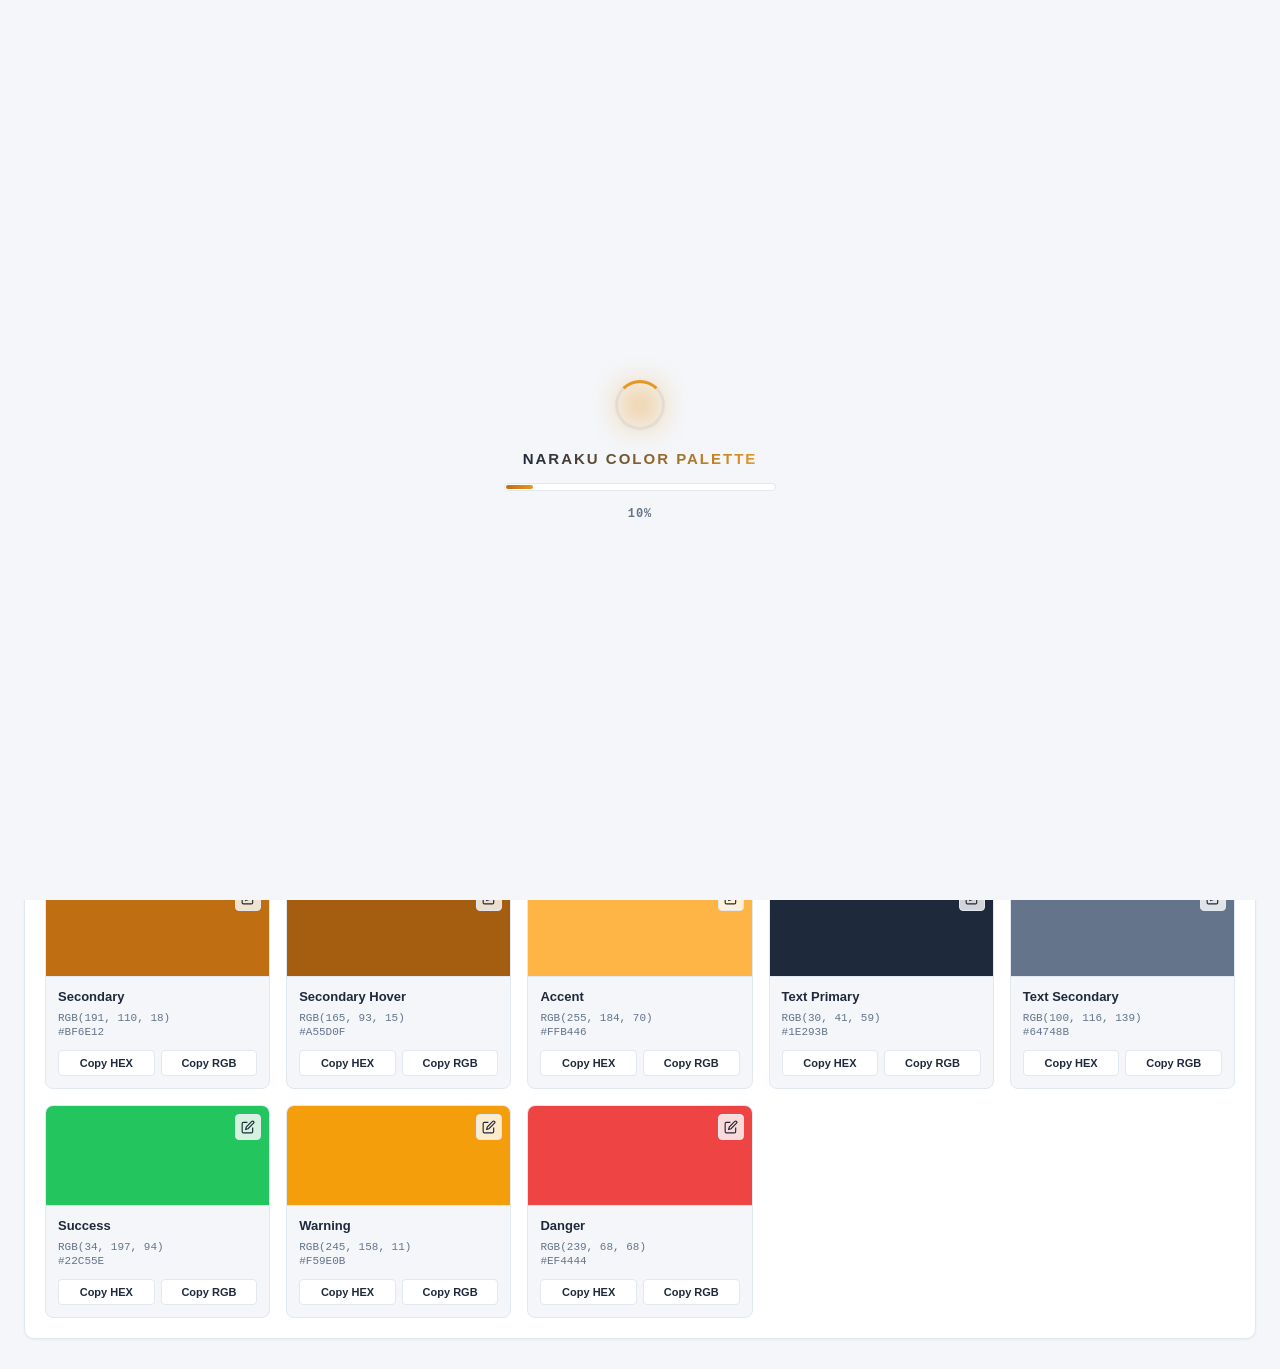
<file: index.html>
<!DOCTYPE html>
<html lang="id">
<head>
    <meta charset="UTF-8">
    <meta name="viewport" content="width=device-width, initial-scale=1.0">
    <title>Roblox UI Color Palette Editor - NARAKU</title>
    <link rel="stylesheet" href="style.css">
</head>
<body>
    <!-- LOADING SCREEN -->
<div id="loadingScreen" class="loading-screen">
    <div class="loader-content">
        <div class="spinner-container">
            <div class="spinner"></div>
            <div class="spinner-glow"></div>
        </div>
        <h1 class="loader-title">NARAKU COLOR PALETTE</h1>
        <div class="progress-bar-track">
            <div id="progressBarFill" class="progress-bar-fill"></div>
        </div>
        <span id="progressPercentage" class="progress-percentage">0%</span>
    </div>
</div>
    
    <!-- TOAST NOTIFICATION -->
    <div id="toast" class="toast">Copied to clipboard!</div>

    <div class="app-container">
        <!-- HEADER -->
        <header class="app-header">
            <div class="header-left">
                <div class="logo-icon">
                    <svg viewBox="0 0 24 24" width="24" height="24" stroke="currentColor" stroke-width="2.5" fill="none"><path d="M12 2L2 7l10 5 10-5-10-5zM2 17l10 5 10-5M2 12l10 5 10-5"/></svg>
                </div>
                <span class="app-title">NARAKU <small>Palette Generator</small></span>
            </div>
            
            <div class="header-center">
                <div class="search-box">
                    <svg class="search-icon" viewBox="0 0 24 24" width="16" height="16" stroke="currentColor" stroke-width="2" fill="none"><circle cx="11" cy="11" r="8"/><line x1="21" y1="21" x2="16.65" y2="16.65"/></svg>
                    <input type="text" id="searchInput" placeholder="Search palette or color..." autocomplete="off">
                </div>
            </div>

            <div class="header-right">
                <button id="exportBtn" class="btn-primary-header">
                    <svg viewBox="0 0 24 24" width="16" height="16" stroke="currentColor" stroke-width="2" fill="none"><path d="M21 15v4a2 2 0 0 1-2 2H5a2 2 0 0 1-2-2v-4"/><polyline points="7 10 12 15 17 10"/><line x1="12" y1="15" x2="12" y2="3"/></svg>
                    Export Palette
                </button>
            </div>
        </header>

        <!-- MAIN CONTENT WORKSPACE -->
        <div class="workspace">
            <!-- TOP SECTION: COLOR EDITOR -->
            <div class="top-panels">
                <!-- COLOR EDITOR PANEL -->
                <div class="panel color-editor-panel">
                    <div class="panel-header">
                        <h2>COLOR EDITOR</h2>
                        <span class="panel-subtitle">Main Color</span>
                    </div>

                    <div class="color-picker-container">
                        <!-- Color Area (Saturation/Brightness Box) -->
                        <div id="colorArea" class="color-area">
                            <div id="colorCursor" class="color-cursor"></div>
                        </div>

                        <!-- Hue Slider -->
                        <div class="hue-slider-container">
                            <div id="hueSlider" class="hue-slider">
                                <div id="hueCursor" class="hue-cursor"></div>
                            </div>
                        </div>

                        <!-- Inputs Row -->
                        <div class="color-inputs-grid">
                            <div class="input-group">
                                <label>HEX</label>
                                <input type="text" id="hexInput" value="#E89623">
                            </div>
                            <div class="input-group">
                                <label>RGB</label>
                                <div class="rgb-inputs-row">
                                    <input type="number" id="rInput" min="0" max="255" value="232">
                                    <input type="number" id="gInput" min="0" max="255" value="150">
                                    <input type="number" id="bInput" min="0" max="255" value="35">
                                </div>
                            </div>
                        </div>

                        <!-- Auto Generate Toggle -->
                        <div class="auto-gen-row">
                            <label class="switch">
                                <input type="checkbox" id="autoGenToggle" checked>
                                <span class="slider round"></span>
                            </label>
                            <div class="auto-gen-text">
                                <span class="title">Auto Generate Palette</span>
                                <span class="desc">Generate all colors based on main color</span>
                            </div>
                        </div>
                    </div>
                </div>
            </div>

            <!-- BOTTOM SECTION: GENERATED PALETTE -->
            <div class="palette-section">
                <div class="palette-section-header">
                    <div class="left-title">
                        <h2>GENERATED PALETTE</h2>
                        <span class="count-badge" id="colorCountBadge">18 Colors</span>
                    </div>
                    <div class="palette-controls">
                        <div class="view-mode-switch">
                            <button class="view-btn active" id="gridViewBtn">
                                <svg viewBox="0 0 24 24" width="14" height="14" stroke="currentColor" stroke-width="2" fill="none"><rect x="3" y="3" width="7" height="7"/><rect x="14" y="3" width="7" height="7"/><rect x="14" y="14" width="7" height="7"/><rect x="3" y="14" width="7" height="7"/></svg>
                                Grid
                            </button>
                            <button class="view-btn" id="listViewBtn">
                                <svg viewBox="0 0 24 24" width="14" height="14" stroke="currentColor" stroke-width="2" fill="none"><line x1="8" y1="6" x2="21" y2="6"/><line x1="8" y1="12" x2="21" y2="12"/><line x1="8" y1="18" x2="21" y2="18"/><line x1="3" y1="6" x2="3.01" y2="6"/><line x1="3" y1="12" x2="3.01" y2="12"/><line x1="3" y1="18" x2="3.01" y2="18"/></svg>
                                List
                            </button>
                        </div>
                        <button class="btn-secondary" id="editIndividualGlobalBtn">
                            <svg viewBox="0 0 24 24" width="14" height="14" stroke="currentColor" stroke-width="2" fill="none"><path d="M11 4H4a2 2 0 0 0-2 2v14a2 2 0 0 0 2 2h14a2 2 0 0 0 2-2v-7"/><path d="M18.5 2.5a2.121 2.121 0 0 1 3 3L12 15l-4 1 1-4 9.5-9.5z"/></svg>
                            Edit Individual
                        </button>
                    </div>
                </div>

                <!-- CARDS GRID -->
                <div id="paletteCardsGrid" class="cards-grid">
                    <!-- Dynamically populated via script.js -->
                </div>
            </div>
        </div>
    </div>

<!-- INDIVIDUAL COLOR EDIT MODAL -->
    <div id="editModal" class="modal-overlay">
        <div class="modal-card">
            <div class="modal-header">
                <h3 id="modalTitle">Edit Color</h3>
                <button id="closeModalBtn" class="close-btn">
                    <svg viewBox="0 0 24 24" width="18" height="18" stroke="currentColor" stroke-width="2" fill="none"><line x1="18" y1="6" x2="6" y2="18"/><line x1="6" y1="6" x2="18" y2="18"/></svg>
                </button>
            </div>
            <div class="modal-body">
                <div class="modal-color-preview" id="modalColorPreview"></div>
                <div class="input-group">
                    <label>Select New Color</label>
                    <input type="color" id="modalColorPicker" value="#E89623">
                </div>
                <div class="input-group">
                    <label>HEX Value</label>
                    <input type="text" id="modalHexInput" value="#E89623">
                </div>
            </div>
            <div class="modal-footer">
                <button class="btn-secondary" id="modalCancelBtn">Cancel</button>
                <button class="btn-primary" id="modalSaveBtn">Save Changes</button>
            </div>
        </div>
    </div>

    <script src="script.js"></script>
</body>
</html>                                                                                                                                                                                                                                                                                             </html>
</file>
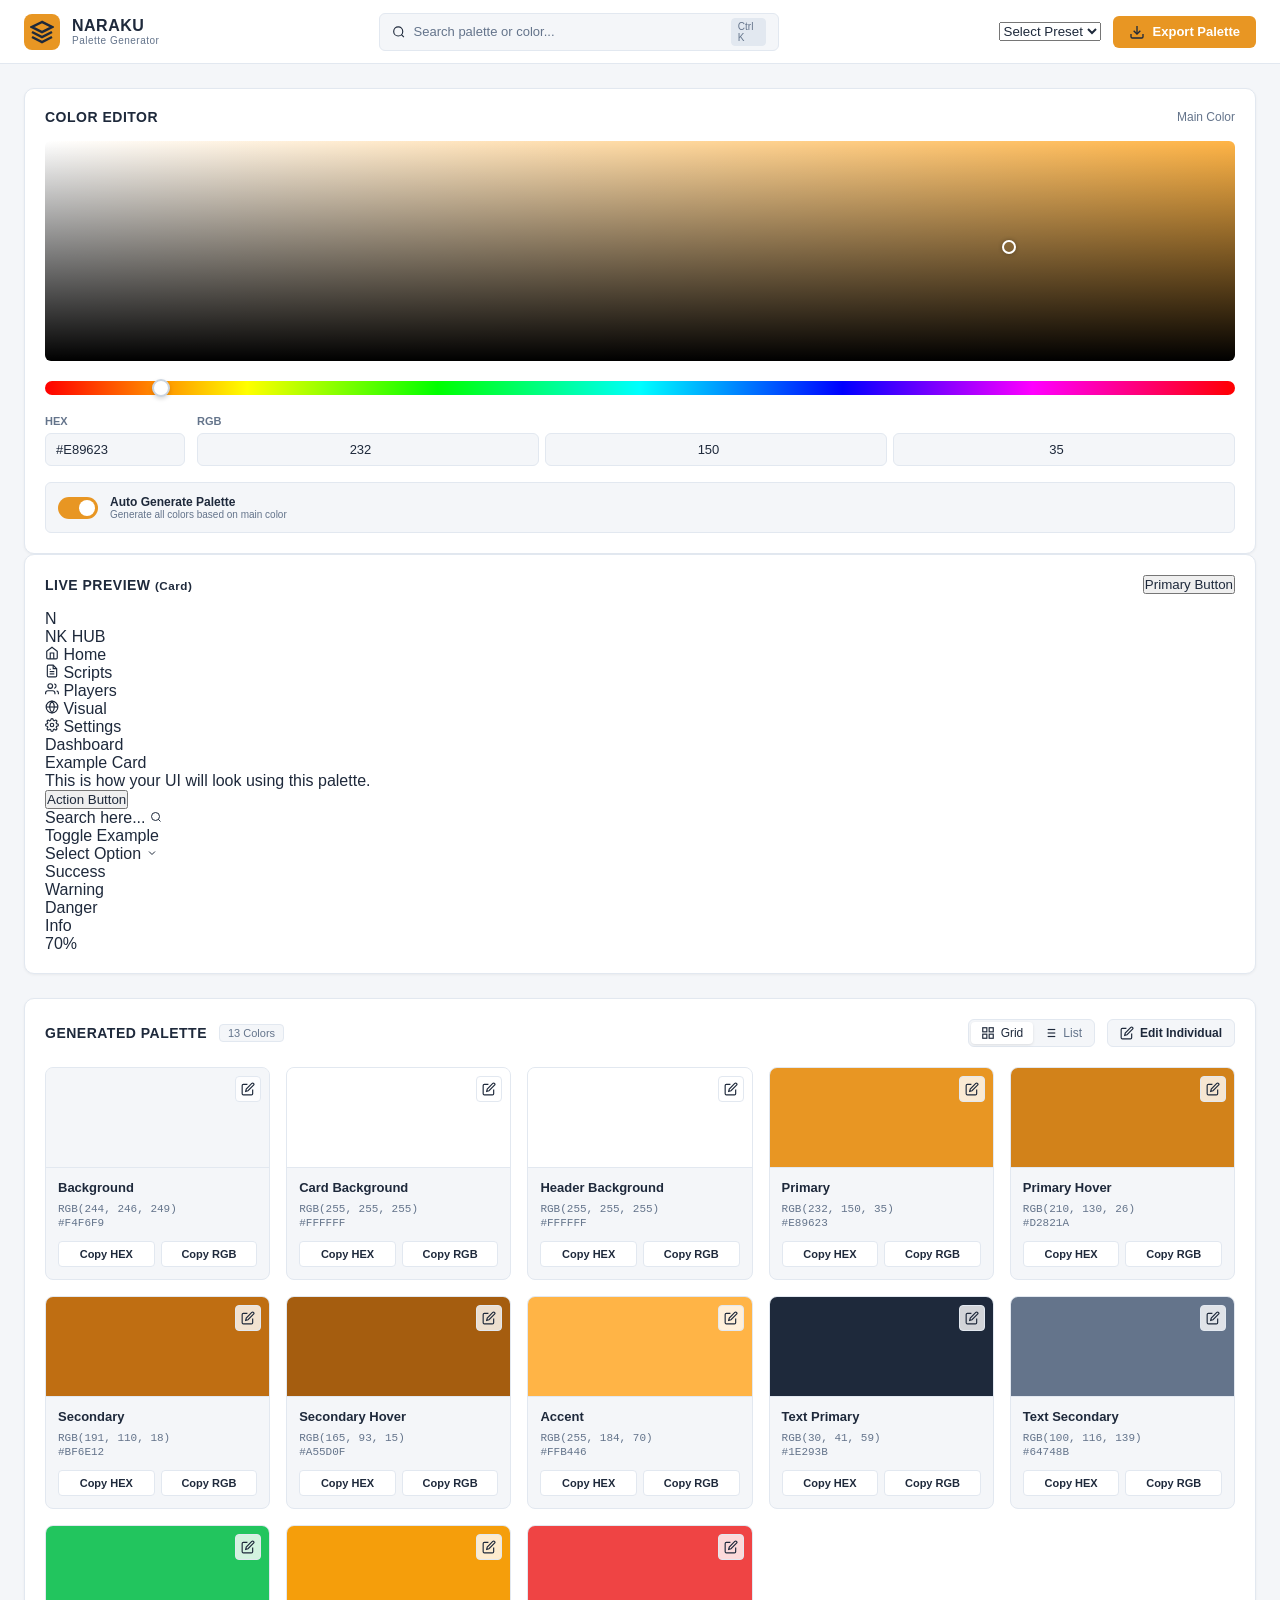
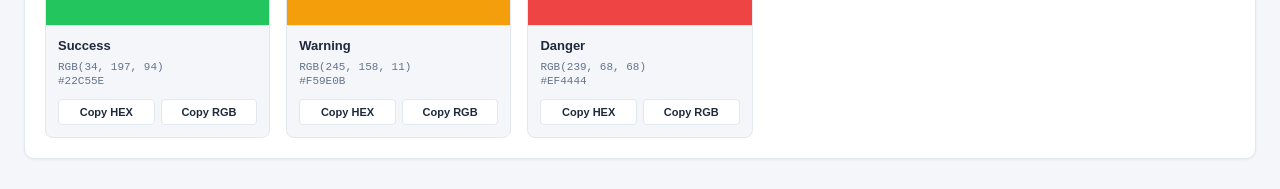
<file: gemini-code-1785225299671.html>
<!DOCTYPE html>
<html lang="id">
<head>
    <meta charset="UTF-8">
    <meta name="viewport" content="width=device-width, initial-scale=1.0">
    <title>Roblox UI Color Palette Editor - NARAKU</title>
    <link rel="stylesheet" href="style.css">
</head>
<body>
    <!-- TOAST NOTIFICATION -->
    <div id="toast" class="toast">Copied to clipboard!</div>

    <div class="app-container">
        <!-- HEADER -->
        <header class="app-header">
            <div class="header-left">
                <div class="logo-icon">
                    <svg viewBox="0 0 24 24" width="24" height="24" stroke="currentColor" stroke-width="2.5" fill="none"><path d="M12 2L2 7l10 5 10-5-10-5zM2 17l10 5 10-5M2 12l10 5 10-5"/></svg>
                </div>
                <span class="app-title">NARAKU <small>Palette Generator</small></span>
            </div>
            
            <div class="header-center">
                <div class="search-box">
                    <svg class="search-icon" viewBox="0 0 24 24" width="16" height="16" stroke="currentColor" stroke-width="2" fill="none"><circle cx="11" cy="11" r="8"/><line x1="21" y1="21" x2="16.65" y2="16.65"/></svg>
                    <input type="text" id="searchInput" placeholder="Search palette or color..." autocomplete="off">
                    <span class="kbd-shortcut">Ctrl K</span>
                </div>
            </div>

            <div class="header-right">
                <select id="presetSelect" class="preset-select" title="Select Preset">
                    <option value="" disabled selected>Select Preset</option>
                </select>
                <button id="exportBtn" class="btn-primary-header">
                    <svg viewBox="0 0 24 24" width="16" height="16" stroke="currentColor" stroke-width="2" fill="none"><path d="M21 15v4a2 2 0 0 1-2 2H5a2 2 0 0 1-2-2v-4"/><polyline points="7 10 12 15 17 10"/><line x1="12" y1="15" x2="12" y2="3"/></svg>
                    Export Palette
                </button>
            </div>
        </header>

        <!-- MAIN CONTENT WORKSPACE -->
        <div class="workspace">
            <!-- TOP SECTION: COLOR EDITOR & LIVE PREVIEW -->
            <div class="top-panels">
                <!-- COLOR EDITOR PANEL -->
                <div class="panel color-editor-panel">
                    <div class="panel-header">
                        <h2>COLOR EDITOR</h2>
                        <span class="panel-subtitle">Main Color</span>
                    </div>

                    <div class="color-picker-container">
                        <!-- Color Area (Saturation/Brightness Box) -->
                        <div id="colorArea" class="color-area">
                            <div id="colorCursor" class="color-cursor"></div>
                        </div>

                        <!-- Hue Slider -->
                        <div class="hue-slider-container">
                            <div id="hueSlider" class="hue-slider">
                                <div id="hueCursor" class="hue-cursor"></div>
                            </div>
                        </div>

                        <!-- Inputs Row -->
                        <div class="color-inputs-grid">
                            <div class="input-group">
                                <label>HEX</label>
                                <input type="text" id="hexInput" value="#E89623">
                            </div>
                            <div class="input-group">
                                <label>RGB</label>
                                <div class="rgb-inputs-row">
                                    <input type="number" id="rInput" min="0" max="255" value="232">
                                    <input type="number" id="gInput" min="0" max="255" value="150">
                                    <input type="number" id="bInput" min="0" max="255" value="35">
                                </div>
                            </div>
                        </div>

                        <!-- Auto Generate Toggle -->
                        <div class="auto-gen-row">
                            <label class="switch">
                                <input type="checkbox" id="autoGenToggle" checked>
                                <span class="slider round"></span>
                            </label>
                            <div class="auto-gen-text">
                                <span class="title">Auto Generate Palette</span>
                                <span class="desc">Generate all colors based on main color</span>
                            </div>
                        </div>
                    </div>
                </div>

                <!-- LIVE PREVIEW PANEL -->
                <div class="panel live-preview-panel">
                    <div class="panel-header">
                        <h2>LIVE PREVIEW <small>(Card)</small></h2>
                        <button class="btn-preview-top" id="previewPrimaryBtn">Primary Button</button>
                    </div>

                    <div class="preview-mockup-content">
                        <!-- Sidebar mockup -->
                        <div class="preview-sidebar" id="previewSidebar">
                            <div class="preview-brand">
                                <div class="preview-logo-icon">N</div>
                                <span class="brand-text">NK HUB</span>
                            </div>
                            <div class="preview-nav-item active" id="prevNavHome">
                                <svg viewBox="0 0 24 24" width="14" height="14" stroke="currentColor" stroke-width="2" fill="none"><path d="M3 9l9-7 9 7v11a2 2 0 0 1-2 2H5a2 2 0 0 1-2-2z"/><polyline points="9 22 9 12 15 12 15 22"/></svg>
                                Home
                            </div>
                            <div class="preview-nav-item">
                                <svg viewBox="0 0 24 24" width="14" height="14" stroke="currentColor" stroke-width="2" fill="none"><path d="M14 2H6a2 2 0 0 0-2 2v16a2 2 0 0 0 2 2h12a2 2 0 0 0 2-2V8z"/><polyline points="14 2 14 8 20 8"/><line x1="16" y1="13" x2="8" y2="13"/><line x1="16" y1="17" x2="8" y2="17"/><polyline points="10 9 9 9 8 9"/></svg>
                                Scripts
                            </div>
                            <div class="preview-nav-item">
                                <svg viewBox="0 0 24 24" width="14" height="14" stroke="currentColor" stroke-width="2" fill="none"><path d="M17 21v-2a4 4 0 0 0-4-4H5a4 4 0 0 0-4 4v2"/><circle cx="9" cy="7" r="4"/><path d="M23 21v-2a4 4 0 0 0-3-3.87"/><path d="M16 3.13a4 4 0 0 1 0 7.75"/></svg>
                                Players
                            </div>
                            <div class="preview-nav-item">
                                <svg viewBox="0 0 24 24" width="14" height="14" stroke="currentColor" stroke-width="2" fill="none"><circle cx="12" cy="12" r="10"/><line x1="2" y1="12" x2="22" y2="12"/><path d="M12 2a15.3 15.3 0 0 1 4 10 15.3 15.3 0 0 1-4 10 15.3 15.3 0 0 1-4-10 15.3 15.3 0 0 1 4-10z"/></svg>
                                Visual
                            </div>
                            <div class="preview-nav-item">
                                <svg viewBox="0 0 24 24" width="14" height="14" stroke="currentColor" stroke-width="2" fill="none"><circle cx="12" cy="12" r="3"/><path d="M19.4 15a1.65 1.65 0 0 0 .33 1.82l.06.06a2 2 0 0 1 0 2.83 2 2 0 0 1-2.83 0l-.06-.06a1.65 1.65 0 0 0-1.82-.33 1.65 1.65 0 0 0-1 1.51V21a2 2 0 0 1-2 2 2 2 0 0 1-2-2v-.09A1.65 1.65 0 0 0 9 19.4a1.65 1.65 0 0 0-1.82.33l-.06.06a2 2 0 0 1-2.83 0 2 2 0 0 1 0-2.83l.06-.06a1.65 1.65 0 0 0 .33-1.82 1.65 1.65 0 0 0-1.51-1H3a2 2 0 0 1-2-2 2 2 0 0 1 2-2h.09A1.65 1.65 0 0 0 4.6 9a1.65 1.65 0 0 0-.33-1.82l-.06-.06a2 2 0 0 1 0-2.83 2 2 0 0 1 2.83 0l.06.06a1.65 1.65 0 0 0 1.82.33H9a1.65 1.65 0 0 0 1-1.51V3a2 2 0 0 1 2-2 2 2 0 0 1 2 2v.09a1.65 1.65 0 0 0 1 1.51 1.65 1.65 0 0 0 1.82-.33l.06-.06a2 2 0 0 1 2.83 0 2 2 0 0 1 0 2.83l-.06.06a1.65 1.65 0 0 0-.33 1.82V9a1.65 1.65 0 0 0 1.51 1H21a2 2 0 0 1 2 2 2 2 0 0 1-2 2h-.09a1.65 1.65 0 0 0-1.51 1z"/></svg>
                                Settings
                            </div>
                        </div>

                        <!-- Main preview body -->
                        <div class="preview-main-content">
                            <div class="preview-top-bar">
                                <span class="preview-title-dash">Dashboard</span>
                            </div>

                            <div class="preview-cards-grid">
                                <div class="preview-inner-card" id="previewInnerCard">
                                    <span class="card-label-title">Example Card</span>
                                    <p class="card-desc">This is how your UI will look using this palette.</p>
                                    <button class="preview-action-btn" id="previewActionBtn">Action Button</button>
                                </div>
                                <div class="preview-right-controls" id="previewRightControls">
                                    <div class="preview-search-input-mock">
                                        <span>Search here...</span>
                                        <svg viewBox="0 0 24 24" width="12" height="12" stroke="currentColor" stroke-width="2" fill="none"><circle cx="11" cy="11" r="8"/><line x1="21" y1="21" x2="16.65" y2="16.65"/></svg>
                                    </div>
                                    <div class="preview-toggle-row">
                                        <span>Toggle Example</span>
                                        <div class="mini-toggle active" id="miniToggle"></div>
                                    </div>
                                    <div class="preview-dropdown-mock">
                                        <span>Select Option</span>
                                        <svg viewBox="0 0 24 24" width="12" height="12" stroke="currentColor" stroke-width="2" fill="none"><polyline points="6 9 12 15 18 9"/></svg>
                                    </div>
                                </div>
                            </div>

                            <!-- Status badges & slider row -->
                            <div class="preview-badges-row">
                                <div class="badge-item"><span class="dot success"></span> Success</div>
                                <div class="badge-item"><span class="dot warning"></span> Warning</div>
                                <div class="badge-item"><span class="dot danger"></span> Danger</div>
                                <div class="badge-item"><span class="dot info"></span> Info</div>
                            </div>

                            <div class="preview-progress-row">
                                <div class="progress-track" id="previewProgressTrack">
                                    <div class="progress-fill" id="previewProgressFill" style="width: 70%;"></div>
                                </div>
                                <span class="progress-val">70%</span>
                            </div>
                        </div>
                    </div>
                </div>
            </div>

            <!-- BOTTOM SECTION: GENERATED PALETTE -->
            <div class="palette-section">
                <div class="palette-section-header">
                    <div class="left-title">
                        <h2>GENERATED PALETTE</h2>
                        <span class="count-badge" id="colorCountBadge">18 Colors</span>
                    </div>
                    <div class="palette-controls">
                        <div class="view-mode-switch">
                            <button class="view-btn active" id="gridViewBtn">
                                <svg viewBox="0 0 24 24" width="14" height="14" stroke="currentColor" stroke-width="2" fill="none"><rect x="3" y="3" width="7" height="7"/><rect x="14" y="3" width="7" height="7"/><rect x="14" y="14" width="7" height="7"/><rect x="3" y="14" width="7" height="7"/></svg>
                                Grid
                            </button>
                            <button class="view-btn" id="listViewBtn">
                                <svg viewBox="0 0 24 24" width="14" height="14" stroke="currentColor" stroke-width="2" fill="none"><line x1="8" y1="6" x2="21" y2="6"/><line x1="8" y1="12" x2="21" y2="12"/><line x1="8" y1="18" x2="21" y2="18"/><line x1="3" y1="6" x2="3.01" y2="6"/><line x1="3" y1="12" x2="3.01" y2="12"/><line x1="3" y1="18" x2="3.01" y2="18"/></svg>
                                List
                            </button>
                        </div>
                        <button class="btn-secondary" id="editIndividualGlobalBtn">
                            <svg viewBox="0 0 24 24" width="14" height="14" stroke="currentColor" stroke-width="2" fill="none"><path d="M11 4H4a2 2 0 0 0-2 2v14a2 2 0 0 0 2 2h14a2 2 0 0 0 2-2v-7"/><path d="M18.5 2.5a2.121 2.121 0 0 1 3 3L12 15l-4 1 1-4 9.5-9.5z"/></svg>
                            Edit Individual
                        </button>
                    </div>
                </div>

                <!-- CARDS GRID -->
                <div id="paletteCardsGrid" class="cards-grid">
                    <!-- Dynamically populated via script.js -->
                </div>
            </div>
        </div>
    </div>

    <!-- INDIVIDUAL COLOR EDIT MODAL -->
    <div id="editModal" class="modal-overlay">
        <div class="modal-card">
            <div class="modal-header">
                <h3 id="modalTitle">Edit Color</h3>
                <button id="closeModalBtn" class="close-btn">
                    <svg viewBox="0 0 24 24" width="18" height="18" stroke="currentColor" stroke-width="2" fill="none"><line x1="18" y1="6" x2="6" y2="18"/><line x1="6" y1="6" x2="18" y2="18"/></svg>
                </button>
            </div>
            <div class="modal-body">
                <div class="modal-color-preview" id="modalColorPreview"></div>
                <div class="input-group">
                    <label>Select New Color</label>
                    <input type="color" id="modalColorPicker" value="#E89623">
                </div>
                <div class="input-group">
                    <label>HEX Value</label>
                    <input type="text" id="modalHexInput" value="#E89623">
                </div>
            </div>
            <div class="modal-footer">
                <button class="btn-secondary" id="modalCancelBtn">Cancel</button>
                <button class="btn-primary" id="modalSaveBtn">Save Changes</button>
            </div>
        </div>
    </div>

    <script src="script.js"></script>
</body>
</html>
</file>
<file: style.css>
:root {
    --bg-app: #f4f6f9;
    --card-bg: #ffffff;
    --header-bg: #ffffff;
    --primary: #E89623;
    --primary-hover: #d2821a;
    --secondary: #bf6e12;
    --secondary-hover: #a55d0f;
    --accent: #ffb446;
    --ui-stroke: #e2e8f0;
    --text-primary: #1e293b;
    --text-secondary: #64748b;
    --success: #22c55e;
    --warning: #f59e0b;
    --danger: #ef4444;
    --border-radius: 10px;
    --transition: all 0.2s cubic-bezier(0.4, 0, 0.2, 1);
}

* {
    box-sizing: border-box;
    margin: 0;
    padding: 0;
    font-family: -apple-system, BlinkMacSystemFont, "Segoe UI", Roboto, Helvetica, Arial, sans-serif;
    color: var(--text-primary);
}

body {
    background-color: var(--bg-app);
    min-height: 100vh;
    overflow-x: hidden;
}

/* TOAST NOTIFICATION */
.toast {
    position: fixed;
    bottom: 24px;
    right: 24px;
    background: #1e293b;
    color: #fff;
    padding: 10px 20px;
    border-radius: 6px;
    font-size: 14px;
    font-weight: 500;
    box-shadow: 0 4px 12px rgba(0,0,0,0.15);
    z-index: 9999;
    opacity: 0;
    transform: translateY(20px);
    transition: var(--transition);
    pointer-events: none;
}

.toast.show {
    opacity: 1;
    transform: translateY(0);
}

/* APP CONTAINER */
.app-container {
    display: flex;
    flex-direction: column;
    min-height: 100vh;
}

/* HEADER */
.app-header {
    background-color: var(--header-bg);
    border-bottom: 1px solid var(--ui-stroke);
    height: 64px;
    display: flex;
    align-items: center;
    justify-content: space-between;
    padding: 0 24px;
    position: sticky;
    top: 0;
    z-index: 100;
}

.header-left {
    display: flex;
    align-items: center;
    gap: 12px;
}

.logo-icon {
    width: 36px;
    height: 36px;
    background: var(--primary);
    border-radius: 8px;
    display: flex;
    align-items: center;
    justify-content: center;
    color: #fff;
}

.app-title {
    font-size: 16px;
    font-weight: 700;
    letter-spacing: 0.5px;
    display: flex;
    flex-direction: column;
}

.app-title small {
    font-size: 10px;
    font-weight: 400;
    color: var(--text-secondary);
}

.header-center {
    flex: 1;
    max-width: 400px;
    margin: 0 24px;
}

.search-box {
    position: relative;
    display: flex;
    align-items: center;
    background: var(--bg-app);
    border: 1px solid var(--ui-stroke);
    border-radius: 6px;
    padding: 0 12px;
    height: 38px;
    transition: var(--transition);
}

.search-box:focus-within {
    border-color: var(--primary);
}

.search-icon {
    color: var(--text-secondary);
    margin-right: 8px;
}

.search-box input {
    background: transparent;
    border: none;
    outline: none;
    font-size: 13px;
    width: 100%;
    color: var(--text-primary);
}

.search-box input::placeholder {
    color: var(--text-secondary);
}

.kbd-shortcut {
    font-size: 10px;
    background: #e2e8f0;
    border: 1px solid var(--ui-stroke);
    padding: 2px 6px;
    border-radius: 4px;
    color: var(--text-secondary);
}

.header-right {
    display: flex;
    align-items: center;
    gap: 12px;
}

.btn-primary-header {
    background: var(--primary);
    color: #fff;
    border: none;
    padding: 8px 16px;
    border-radius: 6px;
    font-size: 13px;
    font-weight: 600;
    display: flex;
    align-items: center;
    gap: 8px;
    cursor: pointer;
    transition: var(--transition);
}

.btn-primary-header:hover {
    background: var(--primary-hover);
    transform: translateY(-1px);
}

/* WORKSPACE */
.workspace {
    padding: 24px;
    display: flex;
    flex-direction: column;
    gap: 24px;
    max-width: 1400px;
    margin: 0 auto;
    width: 100%;
}

.top-panels {
    display: flex;
    flex-direction: column;
}

.panel {
    background: var(--card-bg);
    border: 1px solid var(--ui-stroke);
    border-radius: var(--border-radius);
    padding: 20px;
    display: flex;
    flex-direction: column;
    gap: 16px;
    box-shadow: 0 1px 3px rgba(0,0,0,0.05);
}

.panel-header {
    display: flex;
    align-items: center;
    justify-content: space-between;
}

.panel-header h2 {
    font-size: 14px;
    font-weight: 700;
    letter-spacing: 0.5px;
}

.panel-subtitle {
    font-size: 12px;
    color: var(--text-secondary);
}

/* COLOR EDITOR */
.color-picker-container {
    display: flex;
    flex-direction: column;
    gap: 16px;
}

.color-area {
    position: relative;
    height: 220px;
    border-radius: 6px;
    cursor: crosshair;
    background: linear-gradient(to top, #000, transparent), linear-gradient(to right, #fff, #ffb446);
}

.color-cursor {
    position: absolute;
    width: 14px;
    height: 14px;
    border: 2px solid #fff;
    border-radius: 50%;
    box-shadow: 0 0 4px rgba(0,0,0,0.3);
    transform: translate(-50%, -50%);
    pointer-events: none;
}

.hue-slider-container {
    padding: 4px 0;
}

.hue-slider {
    position: relative;
    height: 14px;
    border-radius: 7px;
    background: linear-gradient(to right, #ff0000 0%, #ffff00 17%, #00ff00 33%, #00ffff 50%, #0000ff 67%, #ff00ff 83%, #ff0000 100%);
    cursor: pointer;
}

.hue-cursor {
    position: absolute;
    top: 50%;
    width: 18px;
    height: 18px;
    background: #fff;
    border: 2px solid #cbd5e1;
    border-radius: 50%;
    transform: translate(-50%, -50%);
    pointer-events: none;
    box-shadow: 0 2px 4px rgba(0,0,0,0.15);
}

.color-inputs-grid {
    display: grid;
    grid-template-columns: 140px 1fr;
    gap: 12px;
}

@media (max-width: 768px) {
    .color-inputs-grid {
        grid-template-columns: 1fr;
    }
}

.input-group {
    display: flex;
    flex-direction: column;
    gap: 6px;
}

.input-group label {
    font-size: 11px;
    font-weight: 600;
    color: var(--text-secondary);
}

.input-group input {
    background: var(--bg-app);
    border: 1px solid var(--ui-stroke);
    border-radius: 6px;
    padding: 8px 10px;
    font-size: 13px;
    color: var(--text-primary);
    outline: none;
    transition: var(--transition);
}

.input-group input:focus {
    border-color: var(--primary);
}

.rgb-inputs-row {
    display: grid;
    grid-template-columns: repeat(3, 1fr);
    gap: 6px;
}

.rgb-inputs-row input {
    text-align: center;
    padding: 8px 4px;
}

.auto-gen-row {
    display: flex;
    align-items: center;
    gap: 12px;
    background: var(--bg-app);
    padding: 12px;
    border-radius: 6px;
    border: 1px solid var(--ui-stroke);
}

/* TOGGLE SWITCH */
.switch {
    position: relative;
    display: inline-block;
    width: 40px;
    height: 22px;
    flex-shrink: 0;
}

.switch input {
    opacity: 0;
    width: 0;
    height: 0;
}

.slider {
    position: absolute;
    cursor: pointer;
    top: 0; left: 0; right: 0; bottom: 0;
    background-color: #cbd5e1;
    transition: var(--transition);
}

.slider:before {
    position: absolute;
    content: "";
    height: 16px;
    width: 16px;
    left: 3px;
    bottom: 3px;
    background-color: white;
    transition: var(--transition);
}

input:checked + .slider {
    background-color: var(--primary);
}

input:checked + .slider:before {
    transform: translateX(18px);
}

.slider.round {
    border-radius: 22px;
}

.slider.round:before {
    border-radius: 50%;
}

.auto-gen-text {
    display: flex;
    flex-direction: column;
}

.auto-gen-text .title {
    font-size: 12px;
    font-weight: 600;
}

.auto-gen-text .desc {
    font-size: 10px;
    color: var(--text-secondary);
}

/* PALETTE SECTION */
.palette-section {
    background: var(--card-bg);
    border: 1px solid var(--ui-stroke);
    border-radius: var(--border-radius);
    padding: 20px;
    display: flex;
    flex-direction: column;
    gap: 20px;
    box-shadow: 0 1px 3px rgba(0,0,0,0.05);
}

.palette-section-header {
    display: flex;
    align-items: center;
    justify-content: space-between;
    flex-wrap: wrap;
    gap: 12px;
}

.left-title {
    display: flex;
    align-items: center;
    gap: 12px;
}

.left-title h2 {
    font-size: 14px;
    font-weight: 700;
    letter-spacing: 0.5px;
}

.count-badge {
    background: var(--bg-app);
    border: 1px solid var(--ui-stroke);
    padding: 2px 8px;
    border-radius: 4px;
    font-size: 11px;
    color: var(--text-secondary);
}

.palette-controls {
    display: flex;
    align-items: center;
    gap: 12px;
}

.view-mode-switch {
    display: flex;
    background: var(--bg-app);
    border: 1px solid var(--ui-stroke);
    border-radius: 6px;
    padding: 2px;
}

.view-btn {
    background: transparent;
    border: none;
    color: var(--text-secondary);
    padding: 4px 10px;
    border-radius: 4px;
    font-size: 12px;
    display: flex;
    align-items: center;
    gap: 6px;
    cursor: pointer;
    transition: var(--transition);
}

.view-btn.active {
    background: var(--card-bg);
    color: var(--text-primary);
    box-shadow: 0 1px 3px rgba(0,0,0,0.1);
}

.btn-secondary {
    background: var(--bg-app);
    border: 1px solid var(--ui-stroke);
    color: var(--text-primary);
    padding: 6px 12px;
    border-radius: 6px;
    font-size: 12px;
    font-weight: 600;
    display: flex;
    align-items: center;
    gap: 6px;
    cursor: pointer;
    transition: var(--transition);
}

.btn-secondary:hover {
    border-color: var(--primary);
}

/* CARDS GRID */
.cards-grid {
    display: grid;
    grid-template-columns: repeat(auto-fill, minmax(200px, 1fr));
    gap: 16px;
}

.cards-grid.list-view {
    grid-template-columns: 1fr;
}

.color-card {
    background: var(--bg-app);
    border: 1px solid var(--ui-stroke);
    border-radius: 8px;
    overflow: hidden;
    display: flex;
    flex-direction: column;
    transition: var(--transition);
}

.color-card:hover {
    border-color: var(--primary);
    transform: translateY(-2px);
    box-shadow: 0 4px 12px rgba(0,0,0,0.08);
}

.color-card-preview {
    height: 100px;
    position: relative;
    display: flex;
    justify-content: flex-end;
    align-items: flex-start;
    padding: 8px;
    border-bottom: 1px solid var(--ui-stroke);
}

.card-edit-btn {
    background: rgba(255,255,255,0.8);
    border: 1px solid var(--ui-stroke);
    width: 26px;
    height: 26px;
    border-radius: 4px;
    display: flex;
    align-items: center;
    justify-content: center;
    color: var(--text-primary);
    cursor: pointer;
    transition: var(--transition);
}

.card-edit-btn:hover {
    background: #fff;
    border-color: var(--primary);
}

.color-card-info {
    padding: 12px;
    display: flex;
    flex-direction: column;
    gap: 8px;
}

.card-name {
    font-size: 13px;
    font-weight: 700;
}

.card-codes {
    display: flex;
    flex-direction: column;
    gap: 2px;
}

.card-code-val {
    font-size: 11px;
    color: var(--text-secondary);
    font-family: monospace;
}

.card-actions {
    display: grid;
    grid-template-columns: 1fr 1fr;
    gap: 6px;
    margin-top: 4px;
}

.card-btn {
    background: var(--card-bg);
    border: 1px solid var(--ui-stroke);
    color: var(--text-primary);
    padding: 6px;
    border-radius: 4px;
    font-size: 11px;
    font-weight: 600;
    cursor: pointer;
    transition: var(--transition);
    text-align: center;
}

.card-btn:hover {
    background: var(--bg-app);
    border-color: var(--primary);
}

/* LIST VIEW OVERRIDE */
.cards-grid.list-view .color-card {
    flex-direction: row;
    align-items: center;
    padding: 10px 16px;
    gap: 16px;
}

.cards-grid.list-view .color-card-preview {
    width: 60px;
    height: 40px;
    border-radius: 4px;
    flex-shrink: 0;
    padding: 4px;
    border-bottom: none;
}

.cards-grid.list-view .color-card-info {
    flex: 1;
    flex-direction: row;
    align-items: center;
    justify-content: space-between;
    padding: 0;
}

.cards-grid.list-view .card-codes {
    flex-direction: row;
    gap: 16px;
}

.cards-grid.list-view .card-actions {
    display: flex;
    gap: 6px;
    margin-top: 0;
}

.cards-grid.list-view .card-btn {
    padding: 4px 10px;
}

/* MODAL */
.modal-overlay {
    position: fixed;
    top: 0; left: 0; right: 0; bottom: 0;
    background: rgba(0,0,0,0.4);
    display: flex;
    align-items: center;
    justify-content: center;
    z-index: 1000;
    opacity: 0;
    pointer-events: none;
    transition: var(--transition);
}

.modal-overlay.open {
    opacity: 1;
    pointer-events: auto;
}

.modal-card {
    background: var(--card-bg);
    border: 1px solid var(--ui-stroke);
    border-radius: var(--border-radius);
    width: 100%;
    max-width: 380px;
    padding: 20px;
    display: flex;
    flex-direction: column;
    gap: 16px;
    box-shadow: 0 10px 30px rgba(0,0,0,0.1);
    transform: scale(0.95);
    transition: var(--transition);
}

.modal-overlay.open .modal-card {
    transform: scale(1);
}

.modal-header {
    display: flex;
    align-items: center;
    justify-content: space-between;
}

.modal-header h3 {
    font-size: 14px;
    font-weight: 700;
}

.close-btn {
    background: transparent;
    border: none;
    color: var(--text-secondary);
    cursor: pointer;
    transition: var(--transition);
}

.close-btn:hover {
    color: var(--text-primary);
}

.modal-body {
    display: flex;
    flex-direction: column;
    gap: 16px;
}

.modal-color-preview {
    height: 80px;
    border-radius: 6px;
    border: 1px solid var(--ui-stroke);
}

.modal-footer {
    display: flex;
    justify-content: flex-end;
    gap: 8px;
}

.btn-primary {
    background: var(--primary);
    color: #fff;
    border: none;
    padding: 8px 16px;
    border-radius: 6px;
    font-size: 12px;
    font-weight: 600;
    cursor: pointer;
    transition: var(--transition);
}

.btn-primary:hover {
    background: var(--primary-hover);
}

/* ==========================================
   LOADING SCREEN STYLING (15s Progress & FX)
   ========================================== */
.loading-screen {
    position: fixed;
    top: 0;
    left: 0;
    width: 100%;
    height: 100%;
    background-color: var(--bg-app);
    display: flex;
    align-items: center;
    justify-content: center;
    z-index: 99999;
    transition: opacity 0.6s cubic-bezier(0.4, 0, 0.2, 1), visibility 0.6s cubic-bezier(0.4, 0, 0.2, 1);
}

.loading-screen.fade-out {
    opacity: 0;
    visibility: hidden;
}

.loader-content {
    display: flex;
    flex-direction: column;
    align-items: center;
    gap: 16px;
    width: 100%;
    max-width: 320px;
    padding: 0 24px;
}

/* Spinner Melingkar Berputar */
.spinner-container {
    position: relative;
    width: 50px;
    height: 50px;
    display: flex;
    align-items: center;
    justify-content: center;
    margin-bottom: 4px;
}

.spinner {
    position: absolute;
    width: 50px;
    height: 50px;
    border: 3px solid var(--ui-stroke);
    border-top: 3px solid var(--primary);
    border-radius: 50%;
    animation: spin 0.9s cubic-bezier(0.68, -0.55, 0.265, 1.55) infinite;
}

.spinner-glow {
    position: absolute;
    width: 40px;
    height: 40px;
    background: var(--primary);
    filter: blur(14px);
    opacity: 0.4;
    animation: pulseGlow 1.5s ease-in-out infinite alternate;
}

/* Animasi Teks NARAKU COLOR PALETTE Bergerak/Shimmer */
.loader-title {
    font-size: 15px;
    font-weight: 800;
    letter-spacing: 2px;
    background: linear-gradient(90deg, var(--text-primary) 0%, var(--primary) 50%, var(--text-primary) 100%);
    background-size: 200% auto;
    color: transparent;
    -webkit-background-clip: text;
    background-clip: text;
    animation: textShimmer 2.5s linear infinite;
    text-align: center;
}

/* Bar Fill Progres */
.progress-bar-track {
    width: 100%;
    height: 8px;
    background-color: var(--card-bg);
    border: 1px solid var(--ui-stroke);
    border-radius: 10px;
    overflow: hidden;
    padding: 1px;
}

.progress-bar-fill {
    width: 0%;
    height: 100%;
    background: linear-gradient(90deg, var(--secondary), var(--primary));
    border-radius: 8px;
    transition: width 0.1s linear;
}

.progress-percentage {
    font-size: 12px;
    font-weight: 700;
    color: var(--text-secondary);
    font-family: monospace;
    letter-spacing: 1px;
}

/* Keyframes Animasi */
@keyframes spin {
    0% { transform: rotate(0deg); }
    100% { transform: rotate(360deg); }
}

@keyframes pulseGlow {
    0% { transform: scale(0.8); opacity: 0.2; }
    100% { transform: scale(1.2); opacity: 0.6; }
}

@keyframes textShimmer {
    0% { background-position: 0% center; }
    100% { background-position: 200% center; }
}
</file>
